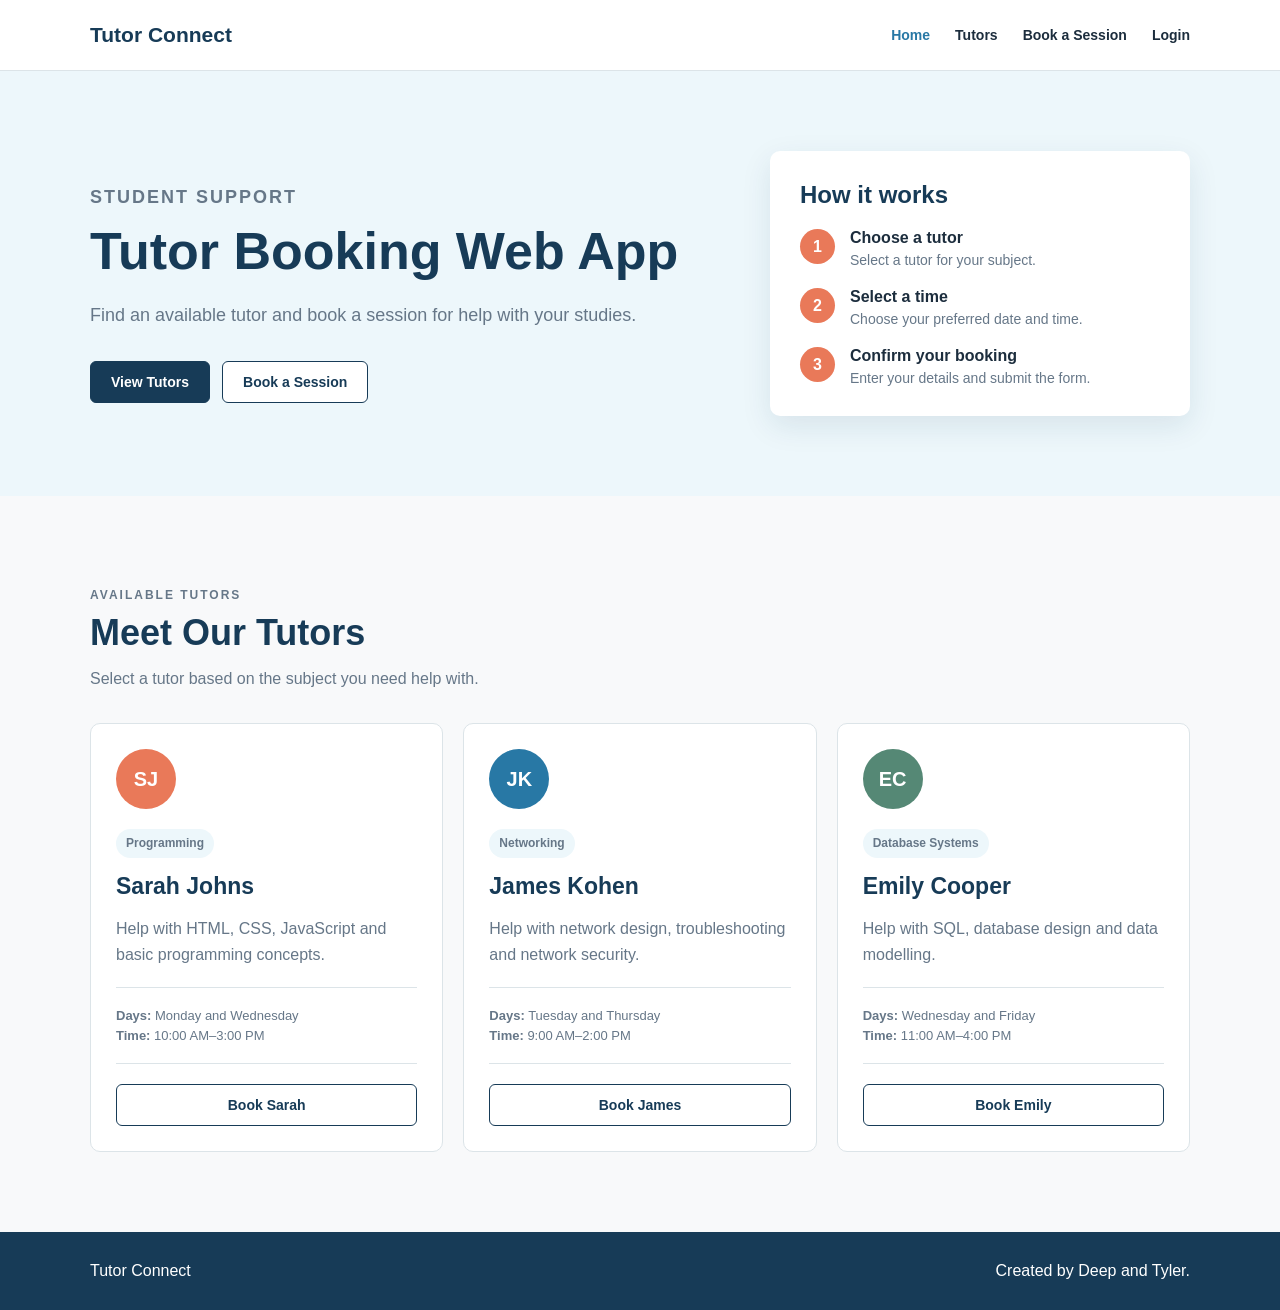
<file: TutorBookingApp/wwwroot/index.html>
<!DOCTYPE html>
<html lang="en">

<head>
    <meta charset="UTF-8">

    <meta name="viewport"
          content="width=device-width, initial-scale=1.0">

    <title>Tutor Connect - Home</title>

    <link rel="stylesheet" href="css/style.css">
</head>

<body>

    <header class="main-header">
        <div class="container navigation">

            <a href="index.html" class="logo">
                Tutor Connect
            </a>

            <nav>
                <a href="index.html" class="active">
                    Home
                </a>

                <a href="#tutors">
                    Tutors
                </a>

                <a href="booking.html">
                    Book a Session
                </a>

                <a href="login.html">
                    Login
                </a>
            </nav>

        </div>
    </header>

    <main>

        <!-- Main introduction section -->

        <section class="hero">
            <div class="container hero-content">

                <div class="hero-text">

                    <p class="small-heading">
                        STUDENT SUPPORT
                    </p>

                    <h1>
                        Tutor Booking Web App
                    </h1>

                    <p>
                        Find an available tutor and book a session
                        for help with your studies.
                    </p>

                    <div class="hero-buttons">

                        <a href="#tutors"
                           class="button primary-button">
                            View Tutors
                        </a>

                        <a href="booking.html"
                           class="button secondary-button">
                            Book a Session
                        </a>

                    </div>
                </div>

                <!-- Instructions -->

                <div class="hero-box">

                    <h2>How it works</h2>

                    <div class="step">

                        <span>1</span>

                        <div>
                            <h3>Choose a tutor</h3>

                            <p>
                                Select a tutor for your subject.
                            </p>
                        </div>

                    </div>

                    <div class="step">

                        <span>2</span>

                        <div>
                            <h3>Select a time</h3>

                            <p>
                                Choose your preferred date and time.
                            </p>
                        </div>

                    </div>

                    <div class="step">

                        <span>3</span>

                        <div>
                            <h3>Confirm your booking</h3>

                            <p>
                                Enter your details and submit the form.
                            </p>
                        </div>

                    </div>

                </div>
            </div>
        </section>

        <!-- Available tutors -->

        <section class="tutors-section" id="tutors">
            <div class="container">

                <div class="section-heading">

                    <p class="small-heading">
                        AVAILABLE TUTORS
                    </p>

                    <h2>Meet Our Tutors</h2>

                    <p>
                        Select a tutor based on the subject you
                        need help with.
                    </p>

                </div>

                <div class="tutor-grid">

                    <!-- Programming tutor -->

                    <article class="tutor-card">

                        <div class="tutor-avatar">
                            SJ
                        </div>

                        <p class="subject-label">
                            Programming
                        </p>

                        <h3>Sarah Johns</h3>

                        <p>
                            Help with HTML, CSS, JavaScript and
                            basic programming concepts.
                        </p>

                        <div class="availability">

                            <p>
                                <strong>Days:</strong>
                                Monday and Wednesday
                            </p>

                            <p>
                                <strong>Time:</strong>
                                10:00 AM–3:00 PM
                            </p>

                        </div>

                        <a href="booking.html?tutor=Sarah%20Johns&subject=Programming"
                           class="button card-button">
                            Book Sarah
                        </a>

                    </article>

                    <!-- Networking tutor -->

                    <article class="tutor-card">

                        <div class="tutor-avatar blue-avatar">
                            JK
                        </div>

                        <p class="subject-label">
                            Networking
                        </p>

                        <h3>James Kohen</h3>

                        <p>
                            Help with network design,
                            troubleshooting and network security.
                        </p>

                        <div class="availability">

                            <p>
                                <strong>Days:</strong>
                                Tuesday and Thursday
                            </p>

                            <p>
                                <strong>Time:</strong>
                                9:00 AM–2:00 PM
                            </p>

                        </div>

                        <a href="booking.html?tutor=James%20Kohen&subject=Networking"
                           class="button card-button">
                            Book James
                        </a>

                    </article>

                    <!-- Database tutor -->

                    <article class="tutor-card">

                        <div class="tutor-avatar green-avatar">
                            EC
                        </div>

                        <p class="subject-label">
                            Database Systems
                        </p>

                        <h3>Emily Cooper</h3>

                        <p>
                            Help with SQL, database design and
                            data modelling.
                        </p>

                        <div class="availability">

                            <p>
                                <strong>Days:</strong>
                                Wednesday and Friday
                            </p>

                            <p>
                                <strong>Time:</strong>
                                11:00 AM–4:00 PM
                            </p>

                        </div>

                        <a href="booking.html?tutor=Emily%20Cooper&subject=Database%20Systems"
                           class="button card-button">
                            Book Emily
                        </a>

                    </article>

                </div>
            </div>
        </section>

    </main>

    <footer>
        <div class="container footer-content">

            <p>Tutor Connect</p>

            <p>
                Created by Deep and Tyler.
            </p>

        </div>
    </footer>

    <script src="js/auth.js"></script>
</body>

</html>
</file>
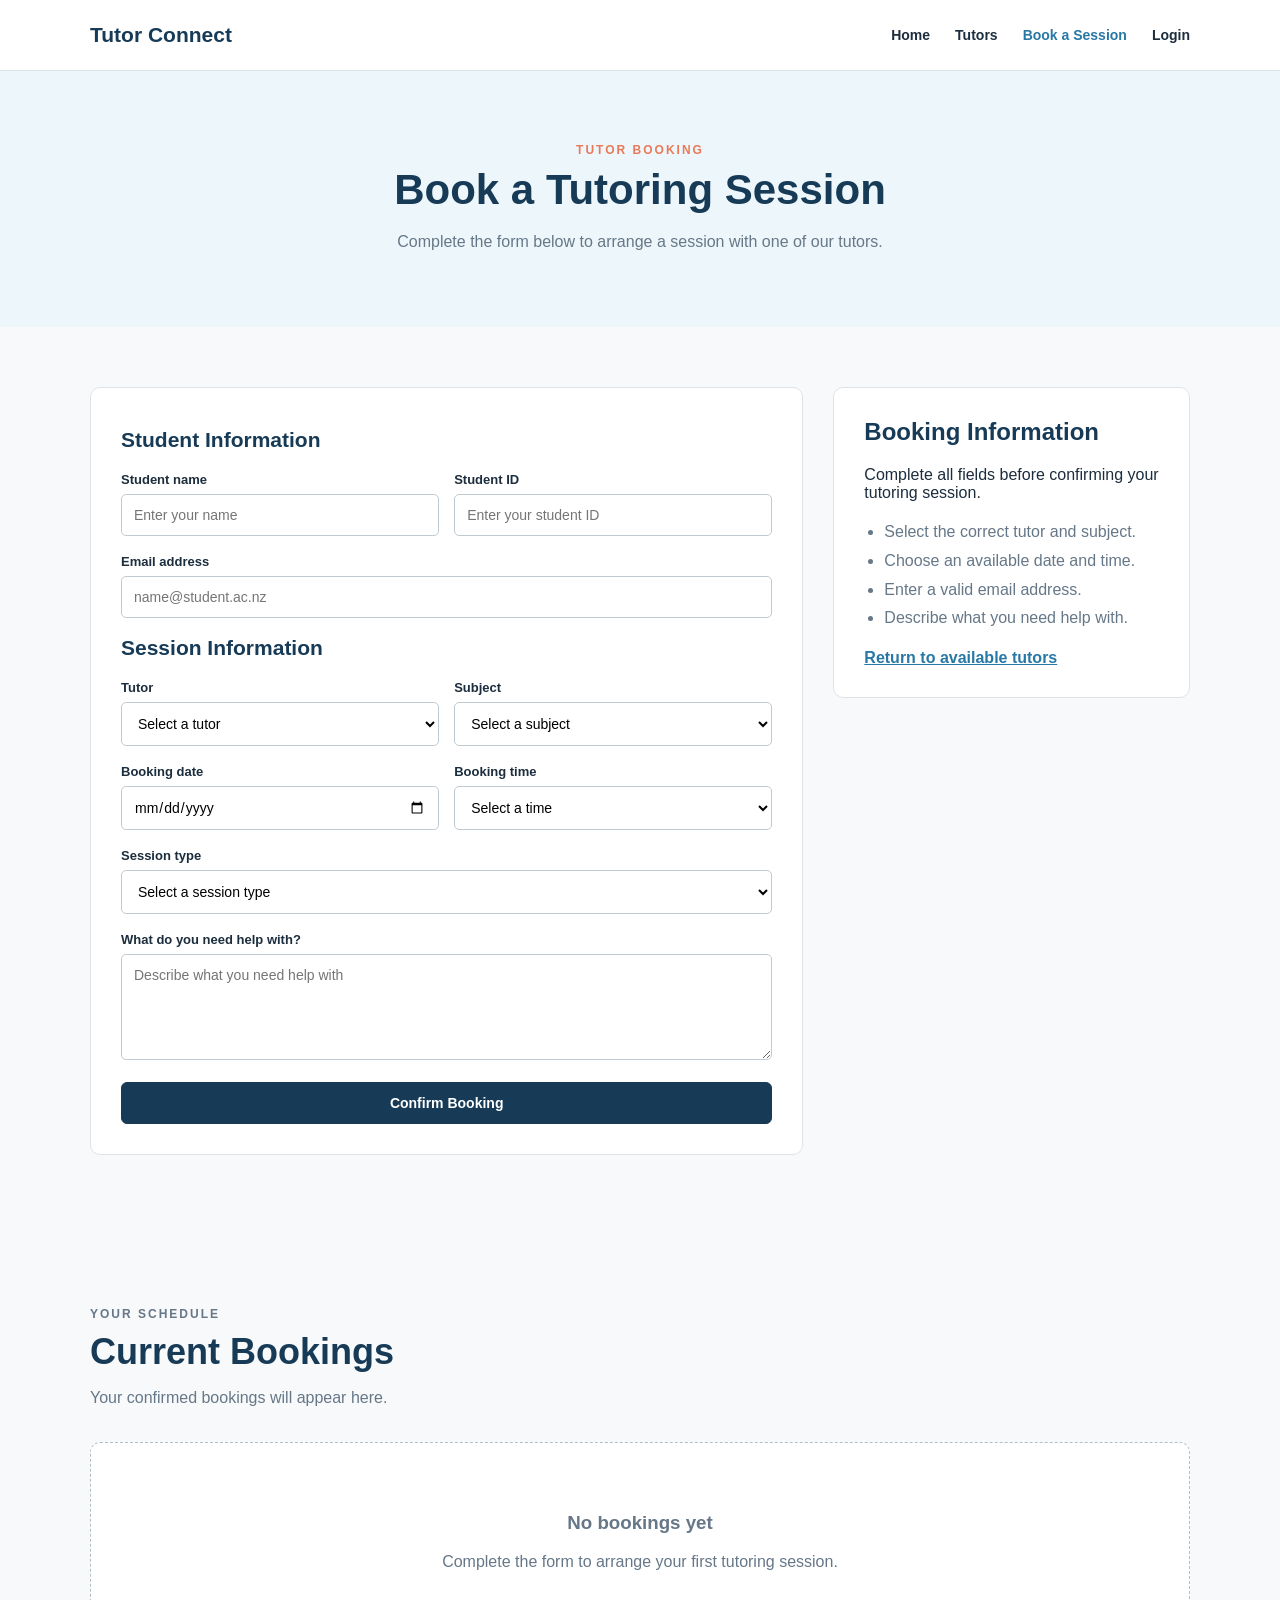
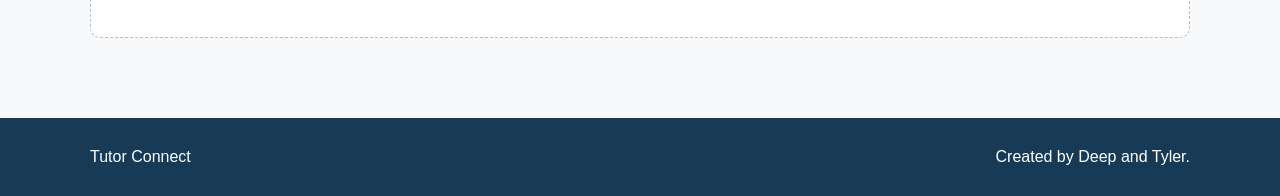
<file: TutorBookingApp/wwwroot/booking.html>
<!DOCTYPE html>
<html lang="en">

<head>
    <meta charset="UTF-8">

    <meta name="viewport"
          content="width=device-width, initial-scale=1.0">

    <title>Tutor Connect - Book a Session</title>

    <link rel="stylesheet" href="css/style.css">
    <link rel="stylesheet" href="css/auth.css">
</head>

<body>

    <header class="main-header">
        <div class="container navigation">

            <a href="index.html" class="logo">
                Tutor Connect
            </a>

            <nav>
                <a href="index.html">
                    Home
                </a>

                <a href="index.html#tutors">
                    Tutors
                </a>

                <a href="booking.html" class="active">
                    Book a Session
                </a>

                <a href="login.html">
                    Login
                </a>
            </nav>

        </div>
    </header>

    <main>

        <section class="booking-heading">
            <div class="container">

                <p class="small-heading">
                    TUTOR BOOKING
                </p>

                <h1>Book a Tutoring Session</h1>

                <p>
                    Complete the form below to arrange a session
                    with one of our tutors.
                </p>

            </div>
        </section>

        <section class="booking-content">
            <div class="container booking-layout">

                <form id="booking-form"
                      class="booking-form"
                      novalidate>

                    <h2>Student Information</h2>

                    <div class="form-row">

                        <div class="form-group">
                            <label for="student-name">
                                Student name
                            </label>

                            <input type="text"
                                   id="student-name"
                                   placeholder="Enter your name">
                        </div>

                        <div class="form-group">
                            <label for="student-id">
                                Student ID
                            </label>

                            <input type="text"
                                   id="student-id"
                                   placeholder="Enter your student ID">
                        </div>

                    </div>

                    <div class="form-group">
                        <label for="email">
                            Email address
                        </label>

                        <input type="email"
                               id="email"
                               placeholder="name@student.ac.nz">
                    </div>

                    <h2>Session Information</h2>

                    <div class="form-row">

                        <div class="form-group">
                            <label for="tutor">
                                Tutor
                            </label>

                            <select id="tutor">
                                <option value="">
                                    Select a tutor
                                </option>

                                <option value="Sarah Johns">
                                    Sarah Johns
                                </option>

                                <option value="James Kohen">
                                    James Kohen
                                </option>

                                <option value="Emily Cooper">
                                    Emily Cooper
                                </option>
                            </select>
                        </div>

                        <div class="form-group">
                            <label for="subject">
                                Subject
                            </label>

                            <select id="subject">
                                <option value="">
                                    Select a subject
                                </option>

                                <option value="Programming">
                                    Programming
                                </option>

                                <option value="Networking">
                                    Networking
                                </option>

                                <option value="Database Systems">
                                    Database Systems
                                </option>
                            </select>
                        </div>

                    </div>

                    <div class="form-row">

                        <div class="form-group">
                            <label for="booking-date">
                                Booking date
                            </label>

                            <input type="date"
                                   id="booking-date">
                        </div>

                        <div class="form-group">
                            <label for="booking-time">
                                Booking time
                            </label>

                            <select id="booking-time">
                                <option value="">
                                    Select a time
                                </option>

                                <option value="10:00 AM">
                                    10:00 AM
                                </option>

                                <option value="11:00 AM">
                                    11:00 AM
                                </option>

                                <option value="1:00 PM">
                                    1:00 PM
                                </option>

                                <option value="2:00 PM">
                                    2:00 PM
                                </option>

                                <option value="3:00 PM">
                                    3:00 PM
                                </option>
                            </select>
                        </div>

                    </div>

                    <div class="form-group">
                        <label for="session-type">
                            Session type
                        </label>

                        <select id="session-type">
                            <option value="">
                                Select a session type
                            </option>

                            <option value="Online">
                                Online
                            </option>

                            <option value="In person">
                                In person
                            </option>

                            <option value="Either">
                                Either
                            </option>
                        </select>
                    </div>

                    <div class="form-group">
                        <label for="reason">
                            What do you need help with?
                        </label>

                        <textarea id="reason"
                                  rows="5"
                                  placeholder="Describe what you need help with"></textarea>
                    </div>

                    <p id="form-message" role="status"></p>

                    <button type="submit"
                            class="button primary-button submit-button">
                        Confirm Booking
                    </button>

                </form>

                <aside class="booking-information">

                    <h2>Booking Information</h2>

                    <p>
                        Complete all fields before confirming your
                        tutoring session.
                    </p>

                    <ul>
                        <li>Select the correct tutor and subject.</li>
                        <li>Choose an available date and time.</li>
                        <li>Enter a valid email address.</li>
                        <li>Describe what you need help with.</li>
                    </ul>

                    <a href="/index.html#tutors">
                        Return to available tutors
                    </a>

                </aside>

            </div>
        </section>

        <section class="current-bookings">
            <div class="container">

                <div class="section-heading">

                    <p class="small-heading">
                        YOUR SCHEDULE
                    </p>

                    <h2>Current Bookings</h2>

                    <p id="booking-count">
                        Your confirmed bookings will appear here.
                    </p>

                </div>

                <div id="booking-list"></div>

            </div>
        </section>

    </main>

    <footer>
        <div class="container footer-content">

            <p>Tutor Connect</p>

            <p>
                Created by Deep and Tyler.
            </p>

        </div>
    </footer>

    <script src="js/booking.js"></script>
    <script src="js/auth.js"></script>

</body>

</html>
</file>
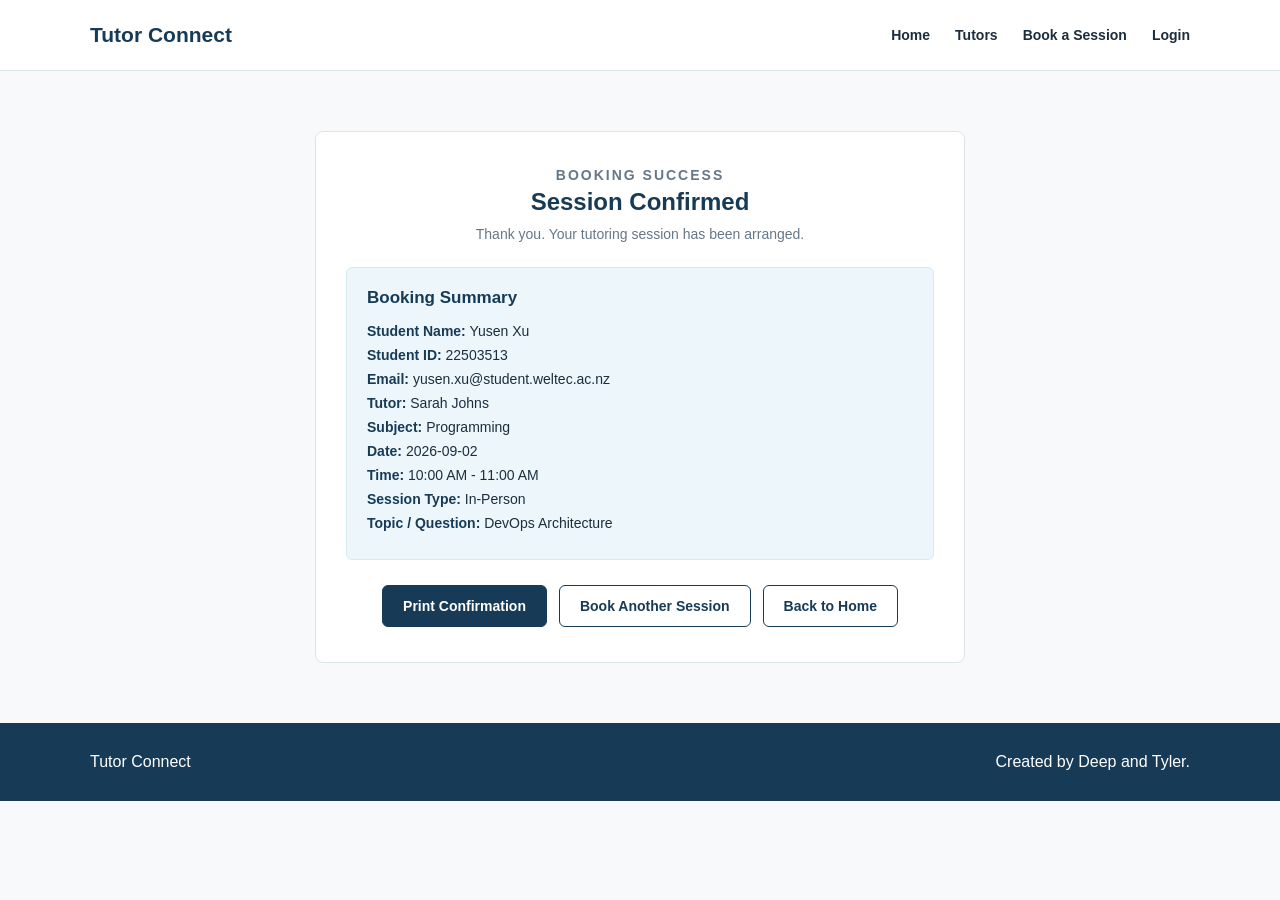
<file: TutorBookingApp/wwwroot/confirmation.html>
<!DOCTYPE html>
<html lang="en">

<head>
    <meta charset="UTF-8">
    <meta name="viewport" content="width=device-width, initial-scale=1.0">
    <title>Tutor Connect - Booking Confirmation</title>
    <link rel="stylesheet" href="css/style.css">
    <link rel="stylesheet" href="css/auth.css">
    <link rel="stylesheet" href="css/confirmation.css">
</head>

<body>

    <header class="main-header">
        <div class="container navigation">
            <a href="index.html" class="logo">
                Tutor Connect
            </a>

            <nav>
                <a href="index.html">
                    Home
                </a>

                <a href="index.html#tutors">
                    Tutors
                </a>

                <a href="booking.html">
                    Book a Session
                </a>

                <a href="login.html">
                    Login
                </a>
            </nav>
        </div>
    </header>

    <main>
        <section class="confirmation-section">
            <div class="container">
                <div class="confirmation-box">
                    <div class="confirmation-title">
                        <p class="small-heading">BOOKING SUCCESS</p>
                        <h1>Session Confirmed</h1>
                        <p>Thank you. Your tutoring session has been arranged.</p>
                    </div>

                    <div class="confirmation-details">
                        <h2>Booking Summary</h2>
                        <p><strong>Student Name:</strong> <span id="conf-student-name">Yusen Xu</span></p>
                        <p><strong>Student ID:</strong> <span id="conf-student-id">22503513</span></p>
                        <p><strong>Email:</strong> <span id="conf-email">yusen.xu@student.weltec.ac.nz</span></p>
                        <p><strong>Tutor:</strong> <span id="conf-tutor-name">Sarah Johns</span></p>
                        <p><strong>Subject:</strong> <span id="conf-subject-name">Programming</span></p>
                        <p><strong>Date:</strong> <span id="conf-date">2026-09-02</span></p>
                        <p><strong>Time:</strong> <span id="conf-time">10:00 AM - 11:00 AM</span></p>
                        <p><strong>Session Type:</strong> <span id="conf-session-type">In-Person</span></p>
                        <p><strong>Topic / Question:</strong> <span id="conf-reason">DevOps Architecture</span></p>
                    </div>

                    <div class="confirmation-buttons">
                        <button type="button" class="button primary-button" onclick="window.print()">
                            Print Confirmation
                        </button>
                        <a href="booking.html" class="button secondary-button">
                            Book Another Session
                        </a>
                        <a href="index.html" class="button secondary-button">
                            Back to Home
                        </a>
                    </div>
                </div>
            </div>
        </section>
    </main>

    <footer class="main-footer">
        <div class="container footer-content">
            <p>Tutor Connect</p>
            <p>Created by Deep and Tyler.</p>
        </div>
    </footer>

    <script src="js/auth.js"></script>
    <script src="js/confirmation.js"></script>
</body>

</html>
</file>
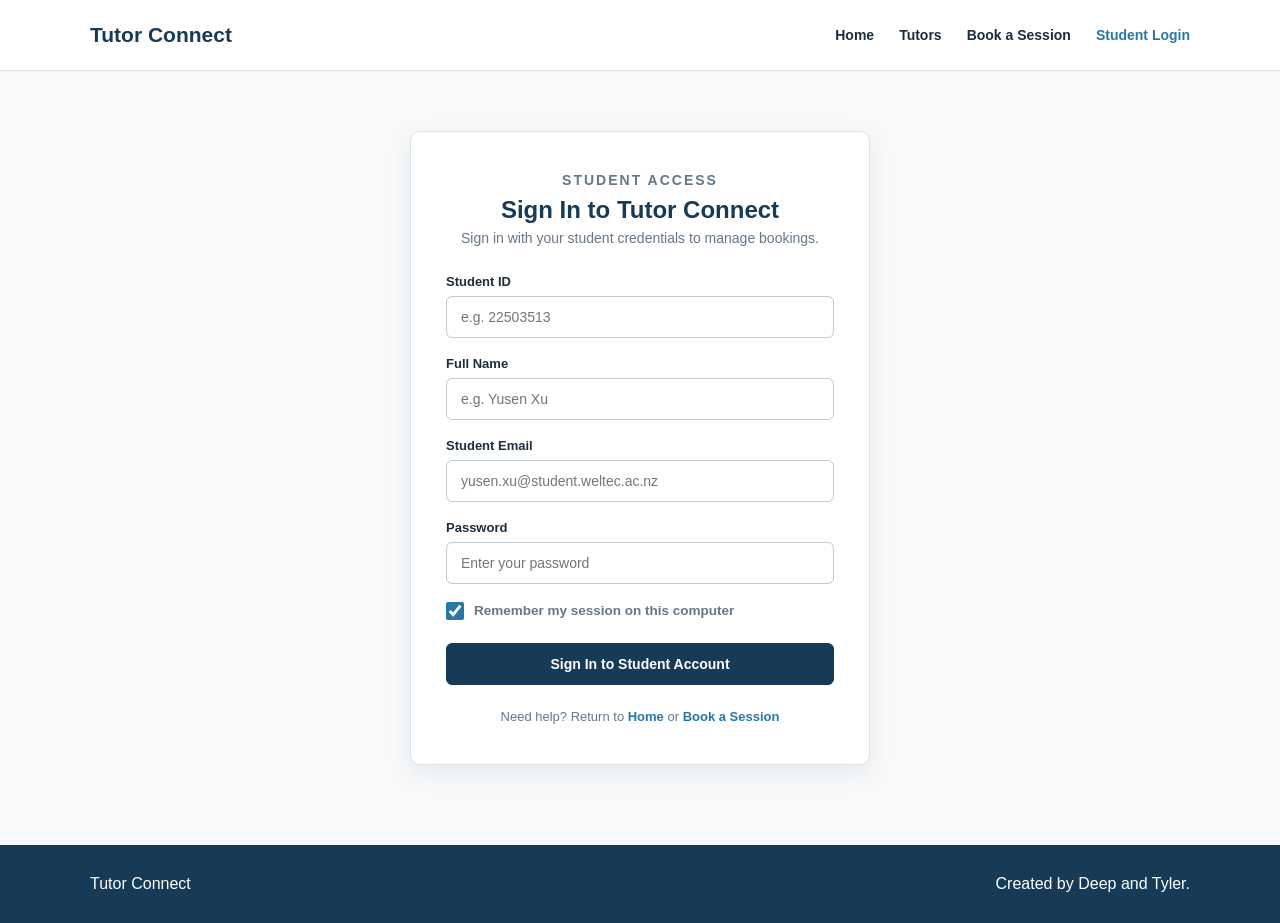
<file: TutorBookingApp/wwwroot/login.html>
<!DOCTYPE html>
<html lang="en">

<head>
    <meta charset="UTF-8">
    <meta name="viewport" content="width=device-width, initial-scale=1.0">
    <title>Tutor Connect - Student Login</title>
    <link rel="stylesheet" href="css/style.css">
    <link rel="stylesheet" href="css/auth.css">
</head>

<body>

    <header class="main-header">
        <div class="container navigation">
            <a href="index.html" class="logo">
                Tutor Connect
            </a>

            <nav id="main-nav">
                <a href="index.html">
                    Home
                </a>

                <a href="index.html#tutors">
                    Tutors
                </a>

                <a href="booking.html">
                    Book a Session
                </a>

                <a href="login.html" class="active" id="nav-auth-link">
                    Student Login
                </a>
            </nav>
        </div>
    </header>

    <main>
        <section class="auth-section">
            <div class="container">
                <div class="auth-card">
                    <div class="auth-header">
                        <p class="small-heading">STUDENT ACCESS</p>
                        <h1>Sign In to Tutor Connect</h1>
                        <p>Sign in with your student credentials to manage bookings.</p>
                    </div>

                    <div id="auth-message" class="auth-alert"></div>

                    <form id="login-form" class="auth-form" novalidate>
                        <div class="form-group">
                            <label for="login-student-id">Student ID</label>
                            <input type="text" id="login-student-id" placeholder="e.g. 22503513" required>
                        </div>

                        <div class="form-group">
                            <label for="login-student-name">Full Name</label>
                            <input type="text" id="login-student-name" placeholder="e.g. Yusen Xu" required>
                        </div>

                        <div class="form-group">
                            <label for="login-email">Student Email</label>
                            <input type="email" id="login-email" placeholder="yusen.xu@student.weltec.ac.nz" required>
                        </div>

                        <div class="form-group">
                            <label for="login-password">Password</label>
                            <input type="password" id="login-password" placeholder="Enter your password" required>
                        </div>

                        <label class="auth-checkbox" for="remember-me">
                            <input type="checkbox" id="remember-me" checked>
                            <span>Remember my session on this computer</span>
                        </label>

                        <button type="submit" class="button primary-button submit-button">
                            Sign In to Student Account
                        </button>
                    </form>

                    <div class="auth-footer">
                        Need help? Return to <a href="index.html">Home</a> or <a href="booking.html">Book a Session</a>
                    </div>
                </div>
            </div>
        </section>
    </main>

    <footer class="main-footer">
        <div class="container footer-content">
            <p>Tutor Connect</p>
            <p>Created by Deep and Tyler.</p>
        </div>
    </footer>

    <script src="js/auth.js"></script>
</body>

</html>
</file>
<file: TutorBookingApp/wwwroot/css/style.css>
:root {
    --dark-blue: #173b57;
    --blue: #2878a5;
    --light-blue: #edf7fb;
    --orange: #e97959;
    --white: #ffffff;
    --background: #f8f9fa;
    --text: #1c2d3d;
    --grey: #667788;
    --border: #dce4e8;
}

* {
    box-sizing: border-box;
}

html {
    scroll-behavior: smooth;
}

body {
    margin: 0;
    background: var(--background);
    color: var(--text);
    font-family: Arial, Helvetica, sans-serif;
}

.container {
    width: min(1100px, 90%);
    margin: 0 auto;
}

/* Header */

.main-header {
    background: var(--white);
    border-bottom: 1px solid var(--border);
}

.navigation {
    min-height: 70px;
    display: flex;
    align-items: center;
    justify-content: space-between;
}

.logo {
    color: var(--dark-blue);
    font-size: 21px;
    font-weight: bold;
    text-decoration: none;
}

nav {
    display: flex;
    gap: 25px;
}

    nav a {
        color: var(--text);
        font-size: 14px;
        font-weight: bold;
        text-decoration: none;
    }

        nav a:hover,
        nav a.active {
            color: var(--blue);
        }

/* Buttons */

.button {
    display: inline-block;
    padding: 12px 20px;
    border: 1px solid var(--dark-blue);
    border-radius: 6px;
    font-size: 14px;
    font-weight: bold;
    text-align: center;
    text-decoration: none;
    cursor: pointer;
}

.primary-button {
    background: var(--dark-blue);
    color: var(--white);
}

    .primary-button:hover {
        background: var(--blue);
    }

.secondary-button,
.card-button {
    background: var(--white);
    color: var(--dark-blue);
}

    .secondary-button:hover,
    .card-button:hover {
        background: var(--light-blue);
    }

/* Home page hero */

.hero {
    padding: 80px 0;
    background: var(--light-blue);
}

.hero-content {
    display: grid;
    grid-template-columns: 1fr 420px;
    align-items: center;
    gap: 70px;
}

.small-heading {
    margin-bottom: 10px;
    color: var(--orange);
    font-size: 12px;
    font-weight: bold;
    letter-spacing: 2px;
}

.hero h1,
.booking-heading h1 {
    margin: 0 0 20px;
    color: var(--dark-blue);
    font-size: 52px;
    line-height: 1.1;
}

.hero-text > p {
    max-width: 600px;
    color: var(--grey);
    font-size: 18px;
    line-height: 1.7;
}

.hero-buttons {
    display: flex;
    gap: 12px;
    margin-top: 30px;
}

.hero-box {
    padding: 30px;
    background: var(--white);
    border-radius: 10px;
    box-shadow: 0 10px 30px rgba(23, 59, 87, 0.1);
}

    .hero-box h2 {
        margin-top: 0;
        color: var(--dark-blue);
    }

.step {
    display: flex;
    gap: 15px;
    margin-top: 20px;
}

    .step span {
        width: 35px;
        height: 35px;
        display: grid;
        place-items: center;
        flex-shrink: 0;
        background: var(--orange);
        color: var(--white);
        border-radius: 50%;
        font-weight: bold;
    }

    .step h3 {
        margin: 0 0 5px;
        font-size: 16px;
    }

    .step p {
        margin: 0;
        color: var(--grey);
        font-size: 14px;
    }

/* Tutor section */

.tutors-section,
.current-bookings {
    padding: 80px 0;
}

.section-heading {
    margin-bottom: 35px;
}

    .section-heading h2 {
        margin: 0 0 10px;
        color: var(--dark-blue);
        font-size: 36px;
    }

    .section-heading > p {
        color: var(--grey);
    }

.tutor-grid {
    display: grid;
    grid-template-columns: repeat(3, 1fr);
    gap: 20px;
}

.tutor-card {
    padding: 25px;
    background: var(--white);
    border: 1px solid var(--border);
    border-radius: 10px;
}

.tutor-avatar {
    width: 60px;
    height: 60px;
    display: grid;
    place-items: center;
    margin-bottom: 20px;
    background: var(--orange);
    color: var(--white);
    border-radius: 50%;
    font-size: 20px;
    font-weight: bold;
}

.blue-avatar {
    background: var(--blue);
}

.green-avatar {
    background: #558875;
}

.subject-label {
    display: inline-block;
    margin: 0;
    padding: 5px 10px;
    background: var(--light-blue);
    border-radius: 20px;
    font-size: 12px;
    font-weight: bold;
}

.tutor-card h3 {
    margin: 15px 0 10px;
    color: var(--dark-blue);
    font-size: 23px;
}

.tutor-card > p {
    color: var(--grey);
    line-height: 1.6;
}

.availability {
    margin: 20px 0;
    padding: 15px 0;
    border-top: 1px solid var(--border);
    border-bottom: 1px solid var(--border);
}

    .availability p {
        margin: 5px 0;
        color: var(--grey);
        font-size: 13px;
    }

.card-button {
    width: 100%;
}

/* Booking page */

.booking-heading {
    padding: 60px 0;
    text-align: center;
    background: var(--light-blue);
}

    .booking-heading h1 {
        font-size: 42px;
    }

    .booking-heading > .container > p:last-child {
        color: var(--grey);
    }

.booking-content {
    padding: 60px 0;
}

.booking-layout {
    display: grid;
    grid-template-columns: 2fr 1fr;
    gap: 30px;
    align-items: start;
}

.booking-form,
.booking-information {
    padding: 30px;
    background: var(--white);
    border: 1px solid var(--border);
    border-radius: 10px;
}

    .booking-form h2 {
        margin: 10px 0 20px;
        color: var(--dark-blue);
        font-size: 21px;
    }

.form-row {
    display: grid;
    grid-template-columns: 1fr 1fr;
    gap: 15px;
}

.form-group {
    margin-bottom: 18px;
}

    .form-group label {
        display: block;
        margin-bottom: 7px;
        font-size: 13px;
        font-weight: bold;
    }

input,
select,
textarea {
    width: 100%;
    padding: 12px;
    border: 1px solid #bfcbd1;
    border-radius: 5px;
    background: var(--white);
    font-family: Arial, Helvetica, sans-serif;
    font-size: 14px;
}

textarea {
    resize: vertical;
}

    input:focus,
    select:focus,
    textarea:focus {
        border-color: var(--blue);
        outline: 2px solid rgba(40, 120, 165, 0.15);
    }

.submit-button {
    width: 100%;
}

.booking-information h2 {
    margin-top: 0;
    color: var(--dark-blue);
}

.booking-information ul {
    padding-left: 20px;
    color: var(--grey);
    line-height: 1.8;
}

.booking-information a {
    color: var(--blue);
    font-weight: bold;
}

/* Validation message */

#form-message {
    display: none;
    margin: 0 0 18px;
    padding: 12px;
    border-radius: 5px;
    font-size: 14px;
    font-weight: bold;
}

    #form-message.error {
        display: block;
        background: #fff0ed;
        color: #a23f27;
    }

    #form-message.success {
        display: block;
        background: #e9f6ef;
        color: #276b4a;
    }

/* Current bookings */

#booking-list {
    display: grid;
    gap: 15px;
}

.empty-bookings {
    padding: 50px;
    background: var(--white);
    border: 1px dashed #aebfc7;
    border-radius: 10px;
    color: var(--grey);
    text-align: center;
}

.booking-card {
    padding: 20px;
    display: grid;
    grid-template-columns: 1fr auto;
    align-items: center;
    gap: 20px;
    background: var(--white);
    border: 1px solid var(--border);
    border-radius: 8px;
}

    .booking-card h3 {
        margin: 0 0 8px;
        color: var(--dark-blue);
    }

    .booking-card p {
        margin: 4px 0;
        color: var(--grey);
        font-size: 14px;
    }

.cancel-button {
    padding: 10px 15px;
    border: 0;
    border-radius: 5px;
    background: #fff0ed;
    color: #a23f27;
    font-weight: bold;
    cursor: pointer;
}

/* Footer */

footer {
    padding: 30px 0;
    background: var(--dark-blue);
    color: var(--white);
}

.footer-content {
    display: flex;
    justify-content: space-between;
    gap: 20px;
}

    .footer-content p {
        margin: 0;
    }

/* Mobile design */

@media (max-width: 800px) {
    .hero-content,
    .booking-layout {
        grid-template-columns: 1fr;
    }

    .tutor-grid {
        grid-template-columns: 1fr;
    }

    .hero h1 {
        font-size: 42px;
    }
}

@media (max-width: 600px) {
    .navigation {
        padding: 15px 0;
        align-items: flex-start;
        flex-direction: column;
    }

    nav {
        gap: 15px;
        flex-wrap: wrap;
    }

    .hero {
        padding: 55px 0;
    }

        .hero h1,
        .booking-heading h1 {
            font-size: 35px;
        }

    .hero-buttons,
    .form-row,
    .footer-content {
        grid-template-columns: 1fr;
        flex-direction: column;
    }

    .form-row {
        display: grid;
    }

    .button {
        width: 100%;
    }

    .booking-card {
        grid-template-columns: 1fr;
    }
}

.simple-hero {
    padding: 70px 0;
    background: var(--light-blue);
    text-align: center;
}

    .simple-hero h1 {
        margin: 0 0 15px;
        color: var(--dark-blue);
        font-size: 45px;
    }

    .simple-hero p {
        max-width: 550px;
        margin: 0 auto 25px;
        color: var(--grey);
        font-size: 17px;
        line-height: 1.6;
    }

    .simple-hero .button {
        margin: 5px;
    }
</file>
<file: TutorBookingApp/wwwroot/css/auth.css>
/* Authentication & Login Styles - Aligned with Tutor Connect Theme */

.auth-section {
    padding: 60px 0 80px;
    min-height: calc(100vh - 200px);
    display: flex;
    align-items: center;
}

.auth-card {
    max-width: 460px;
    margin: 0 auto;
    background: var(--white);
    padding: 40px 35px;
    border-radius: 10px;
    border: 1px solid var(--border);
    box-shadow: 0 8px 24px rgba(23, 59, 87, 0.08);
}

.auth-header {
    text-align: center;
    margin-bottom: 28px;
}

.auth-header h1 {
    font-size: 24px;
    color: var(--dark-blue);
    margin: 8px 0 6px;
}

.auth-header p {
    color: var(--grey);
    font-size: 14px;
    margin: 0;
}

.auth-form .form-group {
    margin-bottom: 18px;
}

.auth-form label {
    display: block;
    margin-bottom: 7px;
    font-size: 13px;
    font-weight: bold;
    color: var(--text);
}

.auth-form input[type="text"],
.auth-form input[type="email"],
.auth-form input[type="password"] {
    width: 100%;
    padding: 12px 14px;
    border: 1px solid #bfcbd1;
    border-radius: 6px;
    font-size: 14px;
    color: var(--text);
    background: var(--white);
    box-sizing: border-box;
    transition: border-color 0.2s ease, box-shadow 0.2s ease;
}

.auth-form input:focus {
    border-color: var(--blue);
    outline: none;
    box-shadow: 0 0 0 3px rgba(40, 120, 165, 0.15);
}

/* Fix Checkbox Alignment & Layout */
.auth-checkbox {
    display: flex !important;
    flex-direction: row !important;
    align-items: center !important;
    justify-content: flex-start !important;
    gap: 10px !important;
    margin: 10px 0 22px 0 !important;
    cursor: pointer;
    user-select: none;
}

.auth-checkbox input[type="checkbox"] {
    width: 18px !important;
    height: 18px !important;
    min-width: 18px !important;
    max-width: 18px !important;
    margin: 0 !important;
    padding: 0 !important;
    cursor: pointer;
    accent-color: var(--blue);
    flex-shrink: 0;
}

.auth-checkbox span {
    font-size: 13.5px;
    color: var(--grey);
    line-height: 1.4;
}

.auth-alert {
    padding: 12px 16px;
    border-radius: 6px;
    font-size: 13.5px;
    font-weight: bold;
    margin-bottom: 18px;
    display: none;
}

.auth-alert.error {
    display: block;
    background: #fff0ed;
    color: #a23f27;
    border: 1px solid #fecaca;
}

.auth-alert.success {
    display: block;
    background: #e9f6ef;
    color: #276b4a;
    border: 1px solid #bbf7d0;
}

.auth-footer {
    text-align: center;
    margin-top: 24px;
    font-size: 13px;
    color: var(--grey);
}

.auth-footer a {
    color: var(--blue);
    text-decoration: none;
    font-weight: bold;
}

.auth-footer a:hover {
    text-decoration: underline;
}

/* User Session Badge in Navigation */
.user-badge {
    display: flex;
    align-items: center;
    gap: 12px;
    font-size: 13px;
    color: var(--dark-blue);
    font-weight: 600;
}

.btn-logout {
    background: #fee2e2;
    color: #991b1b;
    border: none;
    padding: 5px 12px;
    border-radius: 4px;
    font-size: 12px;
    font-weight: bold;
    cursor: pointer;
    transition: background 0.15s ease;
}

.btn-logout:hover {
    background: #fca5a5;
}
</file>
<file: TutorBookingApp/wwwroot/css/confirmation.css>
/* Confirmation Page - Simple Student Style matching style.css */

.confirmation-section {
    padding: 60px 0;
}

.confirmation-box {
    max-width: 650px;
    margin: 0 auto;
    background: var(--white);
    padding: 35px 30px;
    border-radius: 8px;
    border: 1px solid var(--border);
}

.confirmation-title {
    text-align: center;
    margin-bottom: 25px;
}

.confirmation-title h1 {
    font-size: 24px;
    color: var(--dark-blue);
    margin: 5px 0 10px;
}

.confirmation-title p {
    color: var(--grey);
    font-size: 14px;
    margin: 0;
}

.confirmation-details {
    background: var(--light-blue);
    border: 1px solid #d4ebf5;
    border-radius: 6px;
    padding: 20px;
    margin-bottom: 25px;
}

.confirmation-details h2 {
    margin: 0 0 15px;
    font-size: 17px;
    color: var(--dark-blue);
}

.confirmation-details p {
    margin: 8px 0;
    font-size: 14px;
    color: var(--text);
}

.confirmation-details strong {
    color: var(--dark-blue);
}

.confirmation-buttons {
    display: flex;
    gap: 12px;
    justify-content: center;
    flex-wrap: wrap;
}

.confirmation-buttons .button {
    text-align: center;
    text-decoration: none;
    font-size: 14px;
}

/* Simple Print */
@media print {
    .main-header,
    .main-footer,
    .confirmation-buttons {
        display: none !important;
    }

    body {
        background: #fff;
    }

    .confirmation-section {
        padding: 0;
    }

    .confirmation-box {
        border: none;
        box-shadow: none;
        padding: 0;
    }
}
</file>
